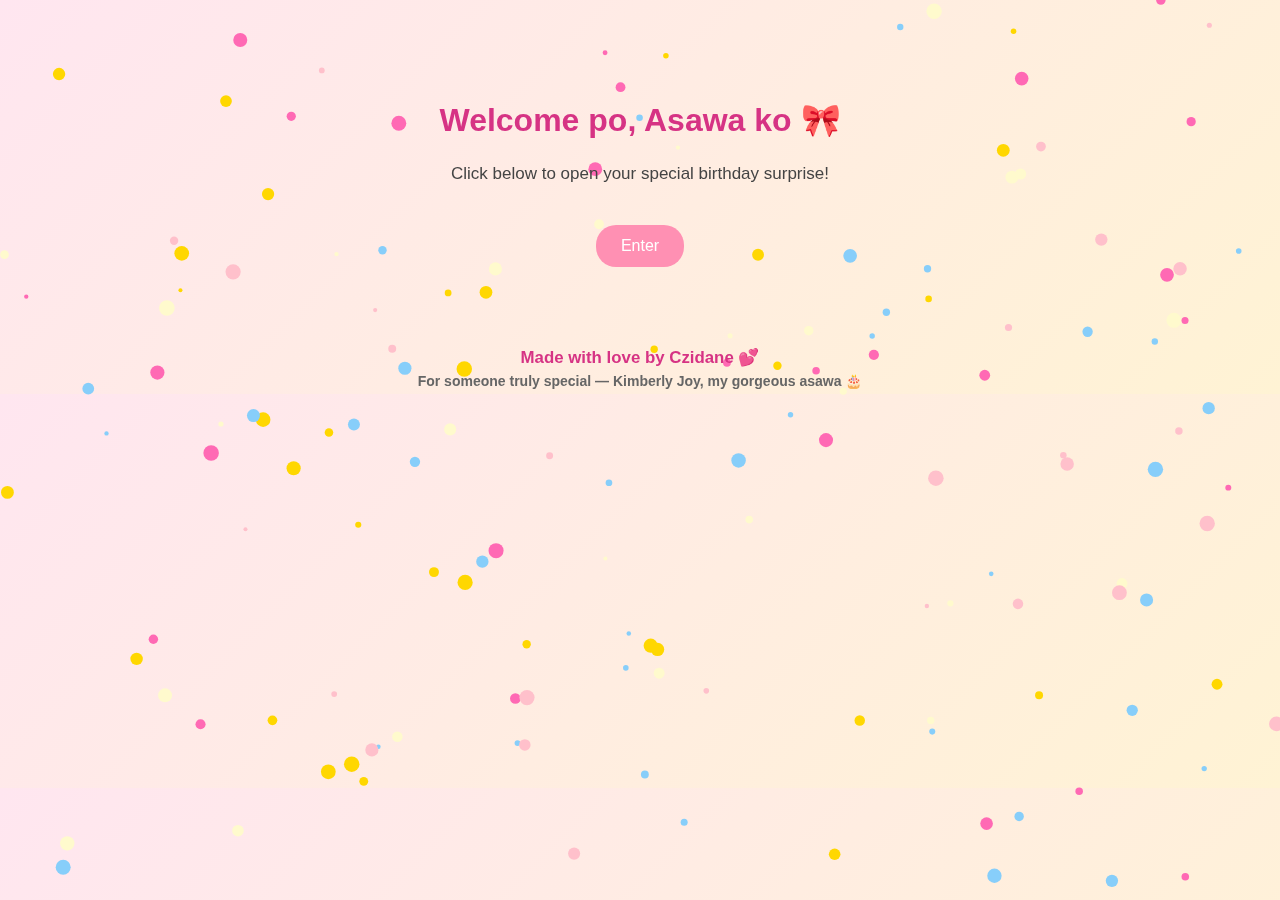
<file: index.html>
<!DOCTYPE html>
<html lang="en">
<head>
  <meta charset="UTF-8">
  <meta name="viewport" content="width=device-width, initial-scale=1.0">
  <title>Gift for Kimberly Joy 💖</title>
  <link rel="stylesheet" href="style.css">
  <script defer src="script.js"></script>
</head>
<body class="fade-in">
  <canvas id="confetti"></canvas>
  <div class="container">
    <h1>Welcome po, Asawa ko 🎀</h1>
<p>Click below to open your special birthday surprise!</p>
    <button onclick="window.location.href='home.html'">Enter</button>
  </div>
  <footer>
    <h3>Made with love by Czidane 💕</h3>
    <h3 class="small">For someone truly special — Kimberly Joy, my gorgeous asawa 🎂</h3>
  </footer>
</body>
</html>
</file>
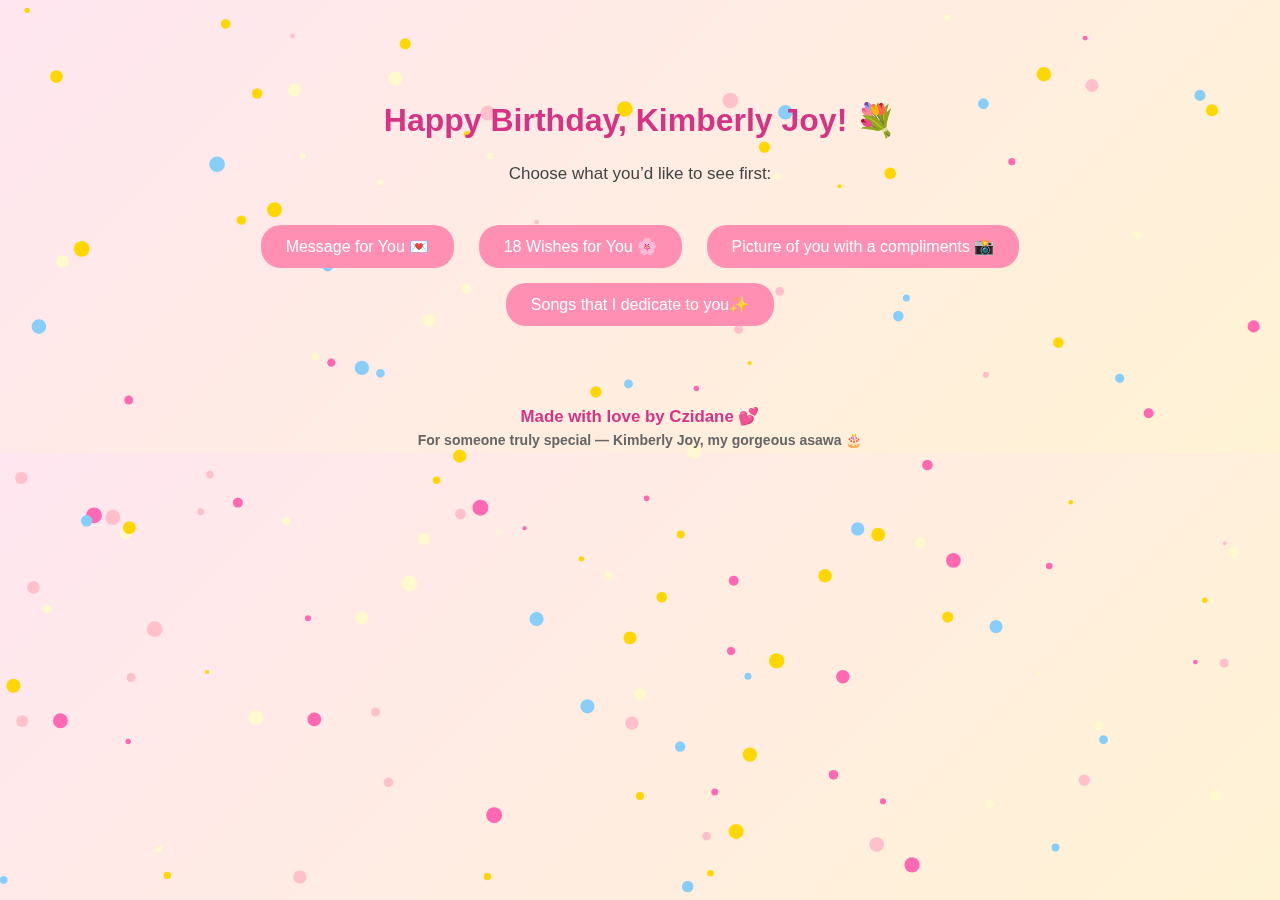
<file: home.html>
<!DOCTYPE html>
<html lang="en">
<head>
  <meta charset="UTF-8">
  <meta name="viewport" content="width=device-width, initial-scale=1.0">
  <title>Happy Birthday Kimberly Joy 🎉</title>
  <link rel="stylesheet" href="style.css">
  <script defer src="script.js"></script>
</head>
<body class="fade-in">
  <canvas id="confetti"></canvas>
  <div class="container">
    <h1>Happy Birthday, Kimberly Joy! 💐</h1>
    <p>Choose what you’d like to see first:</p>
    <div class="buttons">
      <button onclick="goTo('message.html')">Message for You 💌</button>
      <button onclick="goTo('wishes.html')">18 Wishes for You 🌸</button>
      <button onclick="goTo('memories.html')">Picture of you with a compliments 📸</button>
      <button onclick="goTo('songsforher.html')">Songs that I dedicate to you✨</button>
    </div>

    <audio id="bg-music" autoplay loop>
      <source src="music/youruniverse.mp3" type="audio/mpeg">
    </audio>
  </div>
   <footer>
    <h3>Made with love by Czidane 💕</h3>
    <h3 class="small">For someone truly special — Kimberly Joy, my gorgeous asawa 🎂</h3>
  </footer>
</body>
</html>
</file>
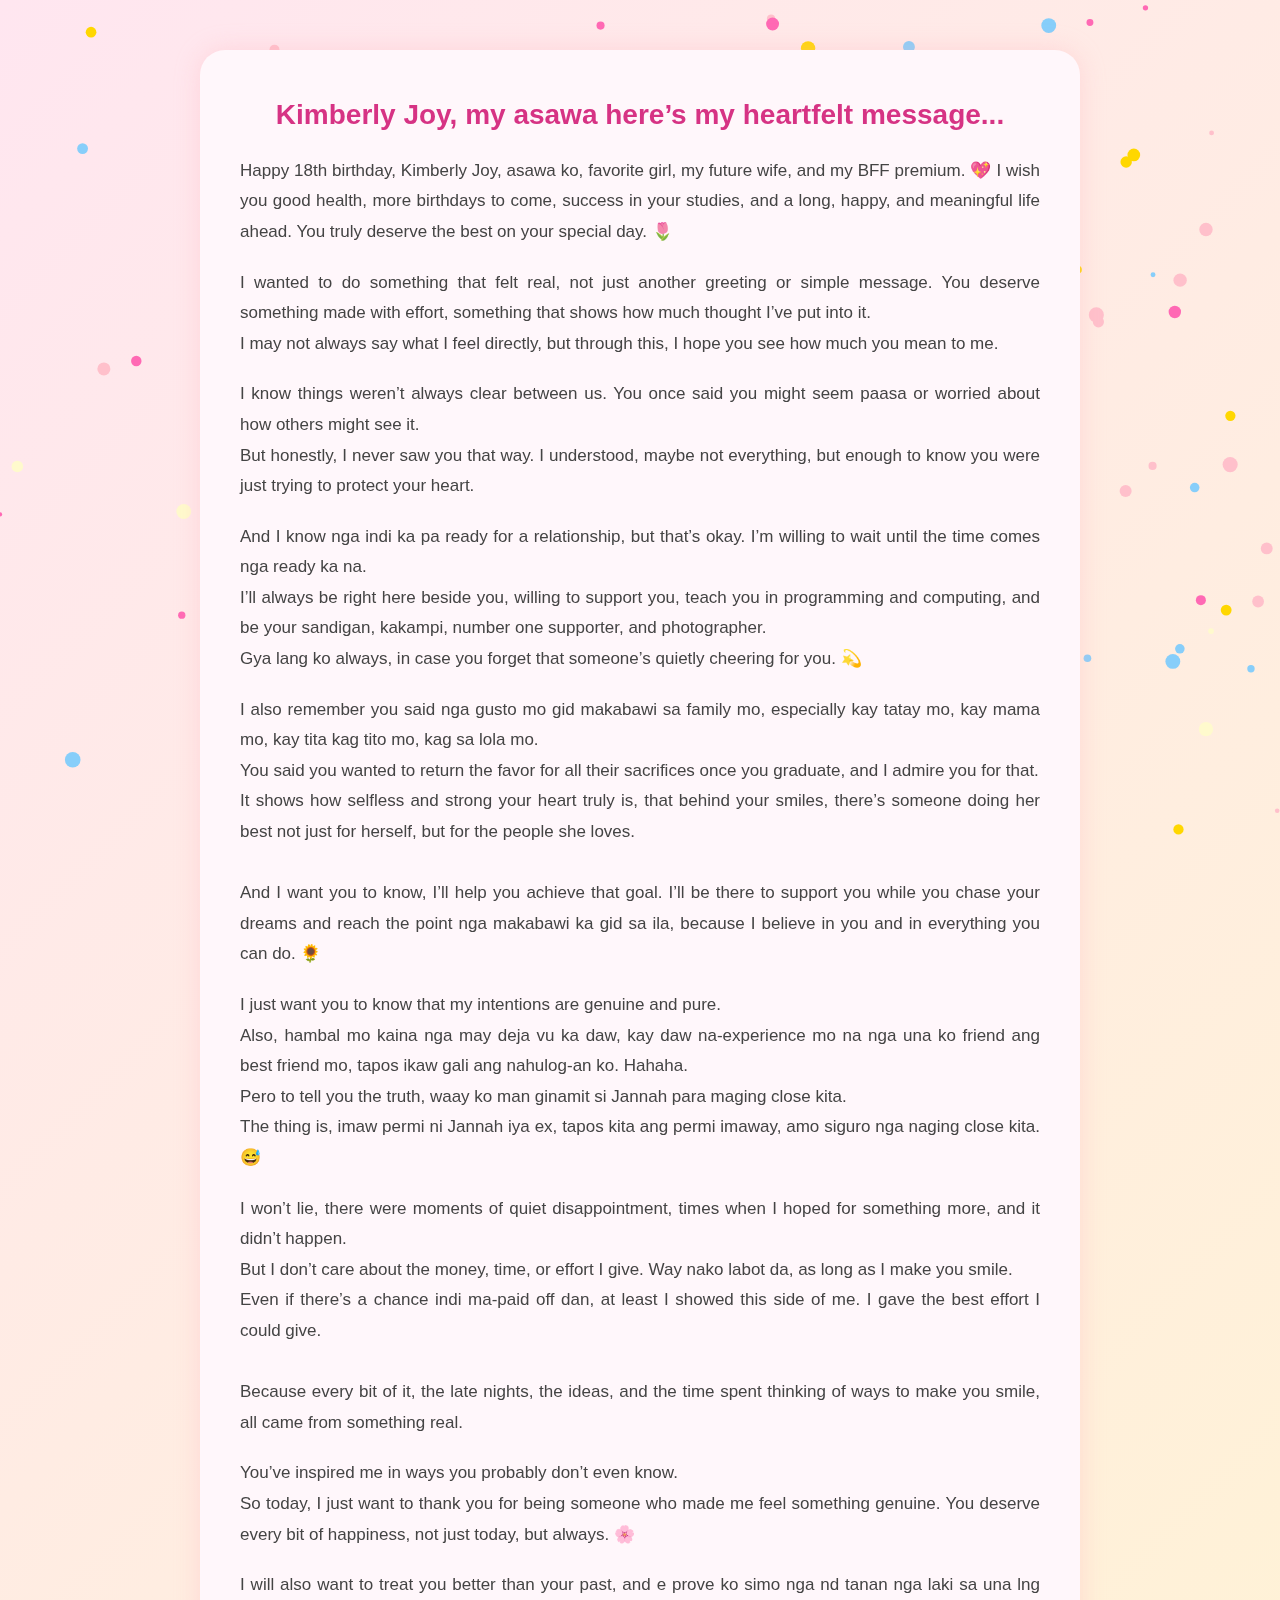
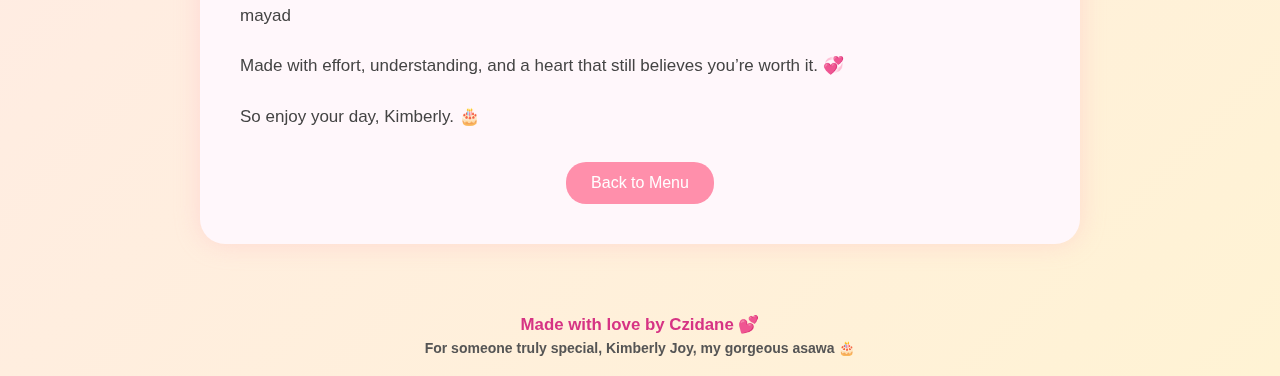
<file: message.html>
<!DOCTYPE html>
<html lang="en">
<head>
  <meta charset="UTF-8">
  <meta name="viewport" content="width=device-width, initial-scale=1.0">
  <title>Message for You 💌</title>
  <link rel="stylesheet" href="style.css">
  <script defer src="script.js"></script>

  <style>
    body {
      font-family: "Poppins", sans-serif;
      background-color: #fff0f6;
      margin: 0;
      padding: 0;
      color: #333;
    }

    .fade-in {
      animation: fadeIn 1.5s ease-in;
    }

    @keyframes fadeIn {
      from { opacity: 0; }
      to { opacity: 1; }
    }

    .container {
      background-color: #fff7fb;
      padding: 30px 40px;
      border-radius: 25px;
      box-shadow: 0 0 25px rgba(255, 182, 193, 0.4);
      max-width: 800px;
      margin: 50px auto;
    }

    h1 {
      text-align: center;
      color: #d63384;
      font-size: 28px;
      margin-bottom: 25px;
    }

    p {
      text-align: justify;
      line-height: 1.8;
      font-size: 17px;
      margin-bottom: 20px;
    }

    button {
      display: block;
      margin: 30px auto 10px auto;
      padding: 12px 25px;
      background-color: #ff8fab;
      color: white;
      border: none;
      border-radius: 20px;
      font-size: 16px;
      cursor: pointer;
      transition: 0.3s;
    }

    button:hover {
      background-color: #ff6b94;
      transform: scale(1.05);
    }

    footer {
      text-align: center;
      margin-top: 30px;
      padding: 15px;
    }

    footer h3 {
      margin: 5px;
      color: #d63384;
    }

    footer .small {
      font-size: 14px;
      color: #555;
    }
  </style>
</head>

<body class="fade-in message-page">
  <canvas id="confetti"></canvas>

  <div class="container">
    <h1>Kimberly Joy, my asawa here’s my heartfelt message...</h1>

    <p>Happy 18th birthday, Kimberly Joy, asawa ko, favorite girl, my future wife, and my BFF premium. 💖
    I wish you good health, more birthdays to come, success in your studies, and a long, happy, and meaningful life ahead. You truly deserve the best on your special day. 🌷</p>

    <p>I wanted to do something that felt real, not just another greeting or simple message. You deserve something made with effort, something that shows how much thought I’ve put into it.<br>
    I may not always say what I feel directly, but through this, I hope you see how much you mean to me.</p>

    <p>I know things weren’t always clear between us. You once said you might seem paasa or worried about how others might see it.<br>
    But honestly, I never saw you that way. I understood, maybe not everything, but enough to know you were just trying to protect your heart.</p>

    <p>And I know nga indi ka pa ready for a relationship, but that’s okay. I’m willing to wait until the time comes nga ready ka na.<br>
    I’ll always be right here beside you, willing to support you, teach you in programming and computing, and be your sandigan, kakampi, number one supporter, and photographer.<br>
    Gya lang ko always, in case you forget that someone’s quietly cheering for you. 💫</p>

    <p>I also remember you said nga gusto mo gid makabawi sa family mo, especially kay tatay mo, kay mama mo, kay tita kag tito mo, kag sa lola mo.<br>
    You said you wanted to return the favor for all their sacrifices once you graduate, and I admire you for that.<br>
    It shows how selfless and strong your heart truly is, that behind your smiles, there’s someone doing her best not just for herself, but for the people she loves.<br><br>
    And I want you to know, I’ll help you achieve that goal. I’ll be there to support you while you chase your dreams and reach the point nga makabawi ka gid sa ila, because I believe in you and in everything you can do. 🌻</p>

    <p>I just want you to know that my intentions are genuine and pure.<br>
    Also, hambal mo kaina nga may deja vu ka daw, kay daw na-experience mo na nga una ko friend ang best friend mo, tapos ikaw gali ang nahulog-an ko. Hahaha.<br>
    Pero to tell you the truth, waay ko man ginamit si Jannah para maging close kita.<br>
    The thing is, imaw permi ni Jannah iya ex, tapos kita ang permi imaway, amo siguro nga naging close kita. 😅</p>

    <p>I won’t lie, there were moments of quiet disappointment, times when I hoped for something more, and it didn’t happen.<br>
    But I don’t care about the money, time, or effort I give. Way nako labot da, as long as I make you smile.<br>
    Even if there’s a chance indi ma-paid off dan, at least I showed this side of me. I gave the best effort I could give.<br><br>
    Because every bit of it, the late nights, the ideas, and the time spent thinking of ways to make you smile, all came from something real.</p>

    <p>You’ve inspired me in ways you probably don’t even know.<br>
    So today, I just want to thank you for being someone who made me feel something genuine. You deserve every bit of happiness, not just today, but always. 🌸</p>
    <p>I will also want to treat you better than your past, and e prove ko simo nga nd tanan nga laki sa una lng mayad</p>

    <p>Made with effort, understanding, and a heart that still believes you’re worth it. 💞</p>
    <p>So enjoy your day, Kimberly. 🎂</p>

    <button onclick="goTo('home.html')">Back to Menu</button>
  </div>

  <audio id="bg-music" autoplay loop>
    <source src="music/youruniverse.mp3" type="audio/mpeg">
  </audio>

  <footer>
    <h3>Made with love by Czidane 💕</h3>
    <h3 class="small">For someone truly special, Kimberly Joy, my gorgeous asawa 🎂</h3>
  </footer>
</body>
</html>
</file>
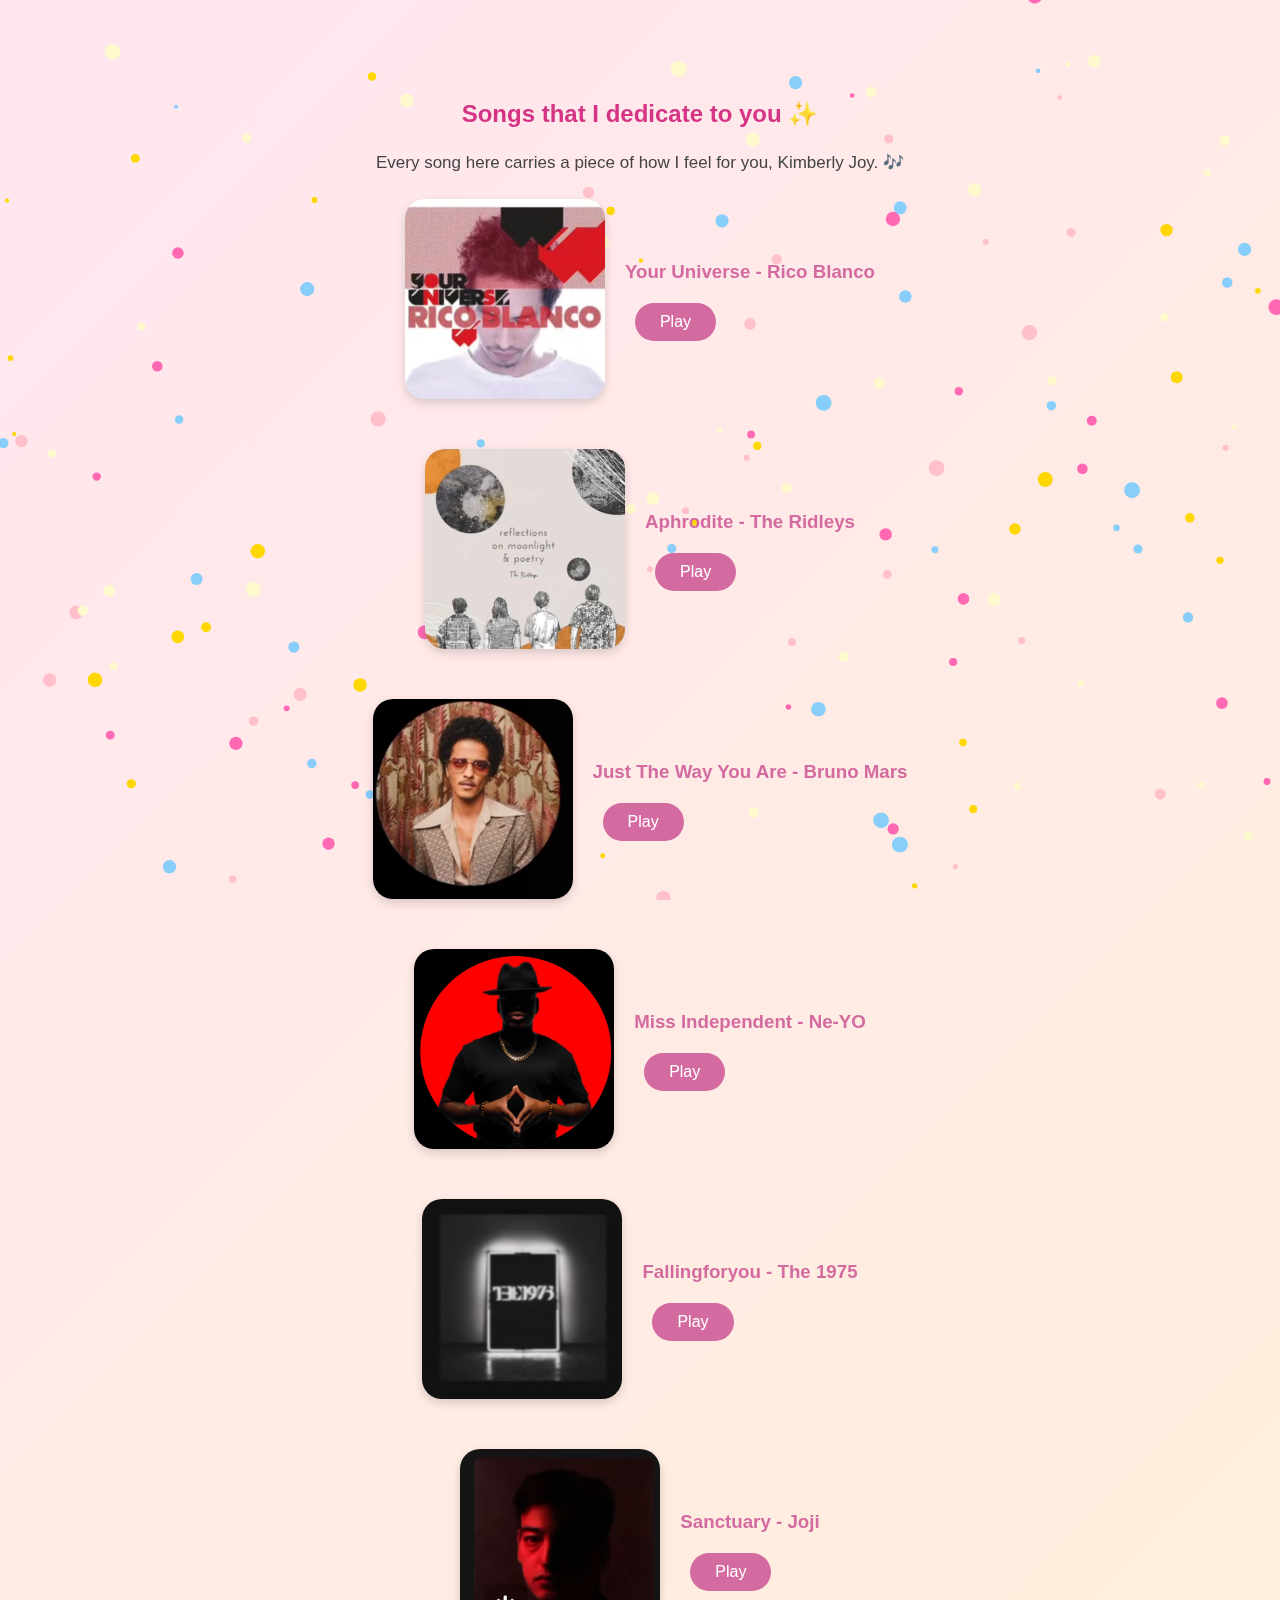
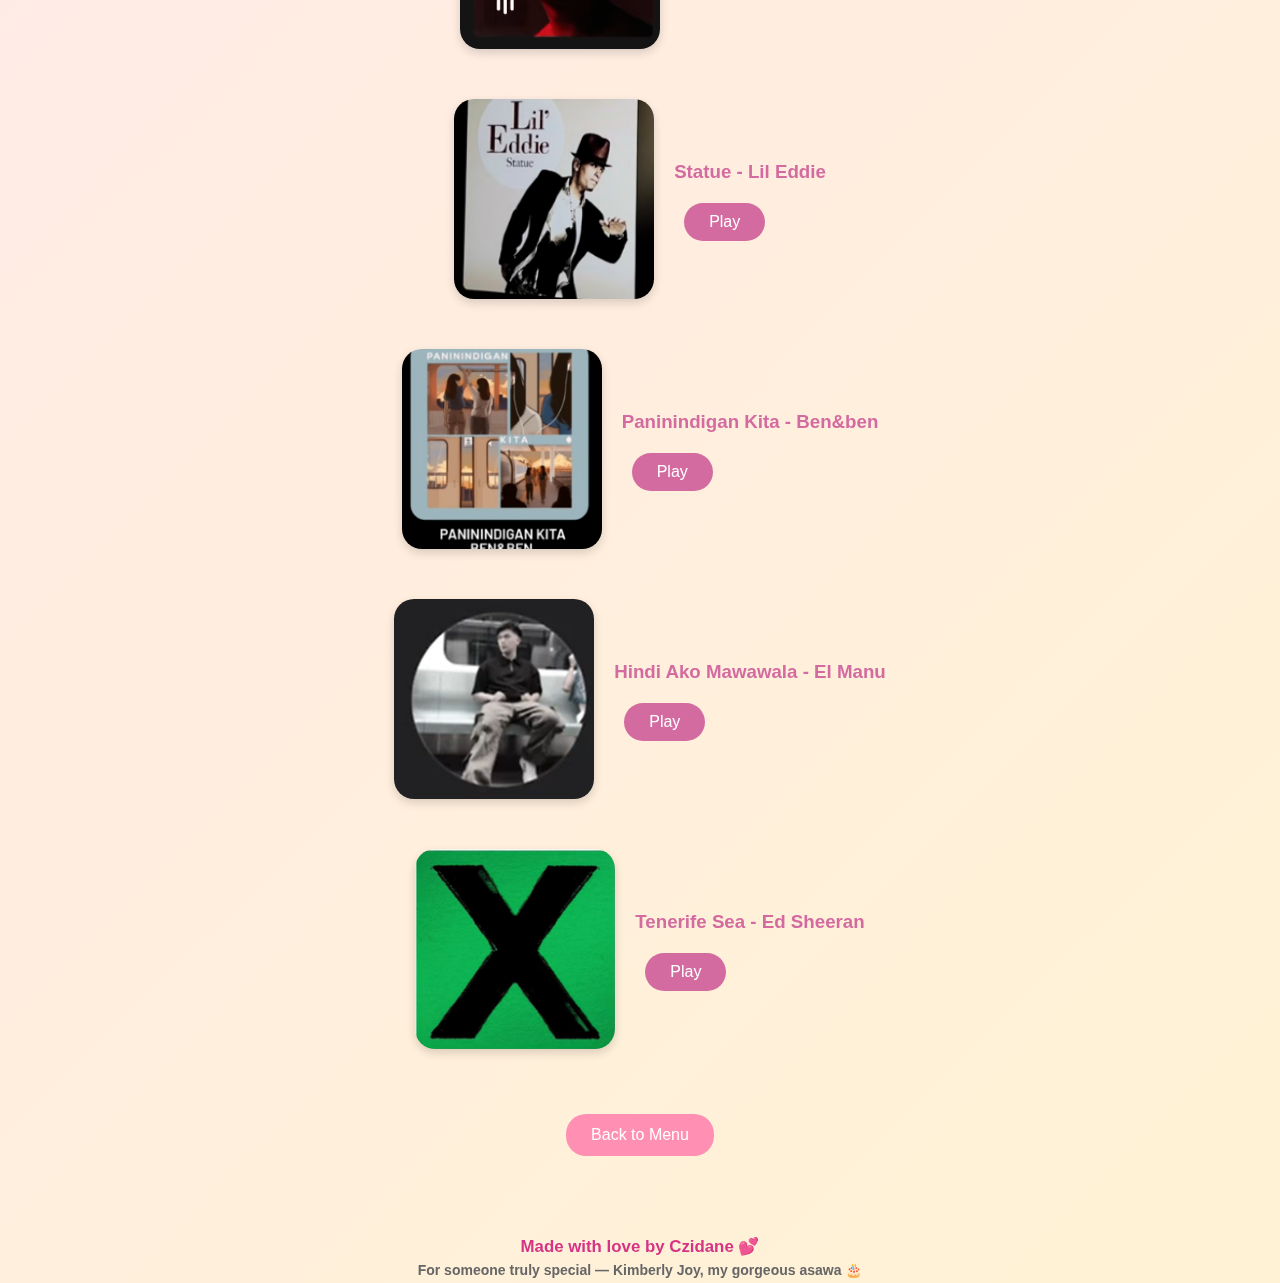
<file: songsforher.html>
<!DOCTYPE html>
<html lang="en">
<head>
  <meta charset="UTF-8">
  <meta name="viewport" content="width=device-width, initial-scale=1.0">
  <title>Songs that I dedicate to you ✨</title>
  <link rel="stylesheet" href="style.css">
  <script defer src="script.js"></script>
  <style>
    /* --- Song Page Styling Add-ons --- */
    .song-section {
      display: flex;
      flex-wrap: wrap;
      align-items: center;
      justify-content: center;
      margin-bottom: 50px;
      gap: 20px;
    }

    .song-section img {
      width: 200px;
      height: 200px;
      object-fit: cover;
      border-radius: 20px;
      box-shadow: 0 4px 10px rgba(0,0,0,0.15);
    }

    .song-info {
      max-width: 500px;
      text-align: left;
    }

    .song-info h3 {
      color: #d46ba0;
      margin: 5px 0 10px 0;
    }

    .song-description {
      color: #555;
      font-size: 16px;
      text-align: justify;
      margin-top: 10px;
      line-height: 1.7;
    }

    button.play-btn {
      background-color: #d46ba0;
      color: white;
      border: none;
      border-radius: 25px;
      padding: 10px 25px;
      font-size: 16px;
      cursor: pointer;
      transition: 0.3s;
      margin-top: 10px;
    }

    button.play-btn:hover {
      background-color: #b3668f;
    }

    audio {
      display: none;
    }
  </style>
</head>
<body class="fade-in">
  <canvas id="confetti"></canvas>

  <div class="container">
    <h2>Songs that I dedicate to you ✨</h2>
    <p>Every song here carries a piece of how I feel for you, Kimberly Joy. 🎶</p>

    <div class="song-section">
      <img src="songsalbum/youruniversealbum.png" alt="Your Universe Album">
      <div class="song-info">
        <h3>Your Universe - Rico Blanco</h3>
        <button class="play-btn" onclick="playSong('song1')">Play</button>
        <audio id="song1" src="music/youruniverse.mp3"></audio>
      </div>
    </div>
    <div class="song-section">
      <img src="songsalbum/aphroditealbum.png" alt="Your Universe Album">
      <div class="song-info">
        <h3>Aphrodite - The Ridleys</h3>
        <button class="play-btn" onclick="playSong('song2')">Play</button>
        <audio id="song2" src="music/aphrodite.mp3"></audio>
      </div>
    </div>
    <div class="song-section">
      <img src="songsalbum/justthewayyouarealbum.png" alt="Your Universe Album">
      <div class="song-info">
        <h3>Just The Way You Are - Bruno Mars</h3>
        <button class="play-btn" onclick="playSong('song3')">Play</button>
        <audio id="song3" src="music/justthewayyouare.mp3"></audio>
      </div>
    </div>
    <div class="song-section">
      <img src="songsalbum/missindependentalbum.png" alt="Your Universe Album">
      <div class="song-info">
        <h3>Miss Independent - Ne-YO</h3>
        <button class="play-btn" onclick="playSong('song4')">Play</button>
        <audio id="song4" src="music/missindependent.mp3"></audio>
      </div>
    </div>
    <div class="song-section">
      <img src="songsalbum/fallingforyoualbum.png" alt="Your Universe Album">
      <div class="song-info">
        <h3>Fallingforyou - The 1975</h3>
        <button class="play-btn" onclick="playSong('song5')">Play</button>
        <audio id="song5" src="music/fallingforyou.mp3"></audio>
      </div>
    </div>
    <div class="song-section">
      <img src="songsalbum/sanctuaryalbum.png" alt="Your Universe Album">
      <div class="song-info">
        <h3>Sanctuary - Joji</h3>
        <button class="play-btn" onclick="playSong('song6')">Play</button>
        <audio id="song6" src="music/sanctuary.mp3"></audio>
      </div>
    </div>
    <div class="song-section">
      <img src="songsalbum/statuealbum.png" alt="Your Universe Album">
      <div class="song-info">
        <h3>Statue - Lil Eddie</h3>
        <button class="play-btn" onclick="playSong('song7')">Play</button>
        <audio id="song7" src="music/statue.mp3"></audio>
      </div>
    </div>
    <div class="song-section">
      <img src="songsalbum/paninindigankitaalbum.png" alt="Your Universe Album">
      <div class="song-info">
        <h3>Paninindigan Kita - Ben&ben</h3>
        <button class="play-btn" onclick="playSong('song8')">Play</button>
        <audio id="song8" src="music/paninindigankita.mp3"></audio>
      </div>
    </div>
    <div class="song-section">
      <img src="songsalbum/hindiakomawawalaalbum.png" alt="Your Universe Album">
      <div class="song-info">
        <h3>Hindi Ako Mawawala - El Manu</h3>
        <button class="play-btn" onclick="playSong('song9')">Play</button>
        <audio id="song9" src="music/hindiakomawawala.mp3"></audio>
      </div>
    </div>
    <div class="song-section">
      <img src="songsalbum/tenerifeseaalbum.png" alt="Your Universe Album">
      <div class="song-info">
        <h3>Tenerife Sea - Ed Sheeran</h3>
        <button class="play-btn" onclick="playSong('song10')">Play</button>
        <audio id="song10" src="music/tenerifesea.mp3"></audio>
      </div>
    </div>
    <button onclick="goTo('home.html')">Back to Menu</button>
  </div>

 <footer>
    <h3>Made with love by Czidane 💕</h3>
    <h3 class="small">For someone truly special — Kimberly Joy, my gorgeous asawa 🎂</h3>
  </footer>

  <script>
    let currentSong = null;
    function playSong(id) {
      if (currentSong && currentSong !== document.getElementById(id)) {
        currentSong.pause();
        currentSong.currentTime = 0;
      }
      const song = document.getElementById(id);
      if (song.paused) {
        song.play();
        currentSong = song;
      } else {
        song.pause();
      }
    }
  </script>
</body>
</html>
</file>
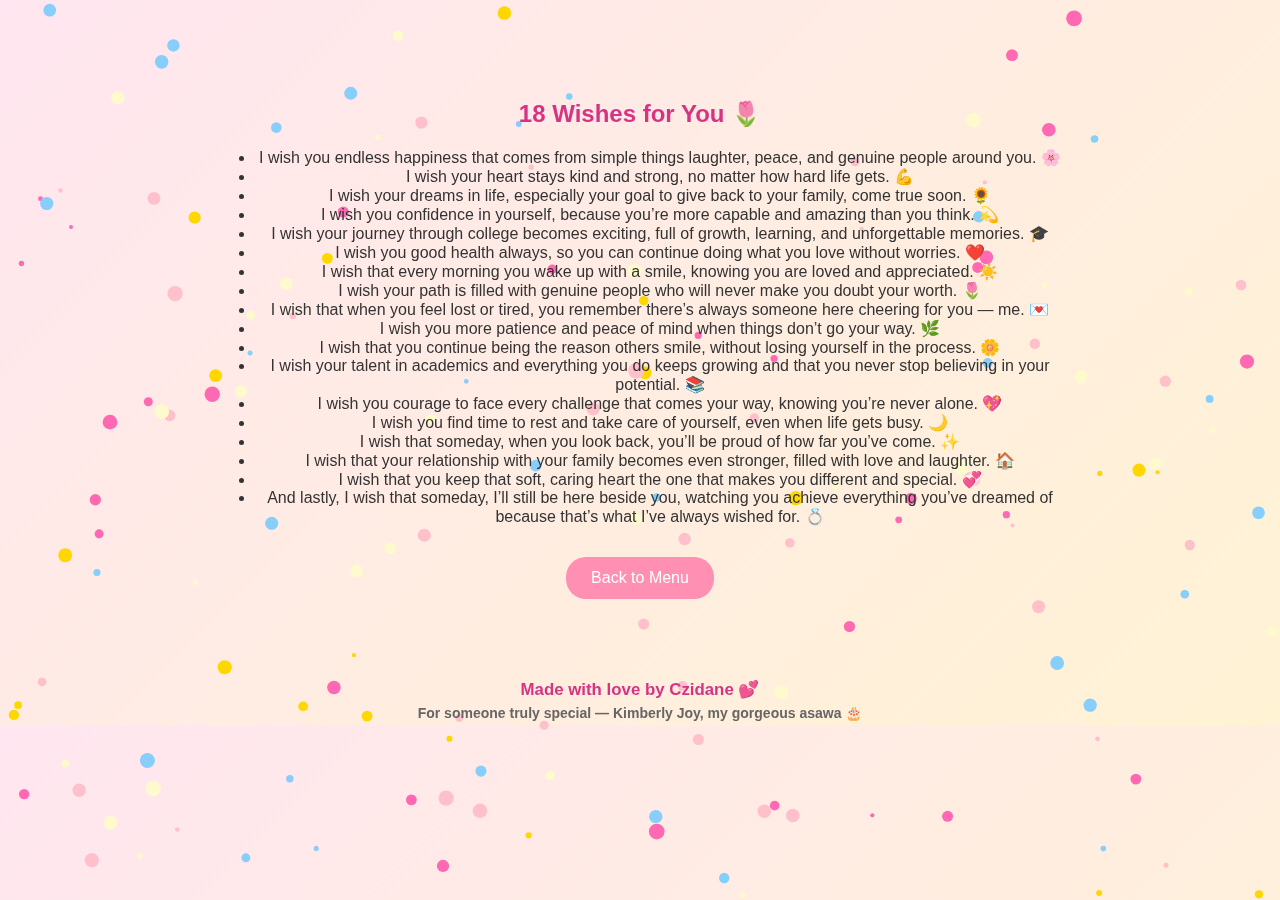
<file: wishes.html>
<!DOCTYPE html>
<html lang="en">
<head>
  <meta charset="UTF-8">
  <meta name="viewport" content="width=device-width, initial-scale=1.0">
  <title>18 Wishes for You 🌸</title>
  <link rel="stylesheet" href="style.css">
  <script defer src="script.js"></script>
</head>
<body class="fade-in">
    <canvas id="confetti"></canvas>
  <div class="container">
    <h2>18 Wishes for You 🌷</h2>
    <ul>
      <li>I wish you endless happiness that comes from simple things  laughter, peace, and genuine people around you. 🌸</li>
  <li>I wish your heart stays kind and strong, no matter how hard life gets. 💪</li>
  <li>I wish your dreams in life, especially your goal to give back to your family, come true soon. 🌻</li>
  <li>I wish you confidence in yourself, because you’re more capable and amazing than you think. 💫</li>
  <li>I wish your journey through college becomes exciting, full of growth, learning, and unforgettable memories. 🎓</li>
  <li>I wish you good health always, so you can continue doing what you love without worries. ❤️</li>
  <li>I wish that every morning you wake up with a smile, knowing you are loved and appreciated. ☀️</li>
  <li>I wish your path is filled with genuine people who will never make you doubt your worth. 🌷</li>
  <li>I wish that when you feel lost or tired, you remember there’s always someone here cheering for you — me. 💌</li>
  <li>I wish you more patience and peace of mind when things don’t go your way. 🌿</li>
  <li>I wish that you continue being the reason others smile, without losing yourself in the process. 🌼</li>
  <li>I wish your talent in academics and everything you do keeps growing  and that you never stop believing in your potential. 📚</li>
  <li>I wish you courage to face every challenge that comes your way, knowing you’re never alone. 💖</li>
  <li>I wish you find time to rest and take care of yourself, even when life gets busy. 🌙</li>
  <li>I wish that someday, when you look back, you’ll be proud of how far you’ve come. ✨</li>
  <li>I wish that your relationship with your family becomes even stronger, filled with love and laughter. 🏠</li>
  <li>I wish that you keep that soft, caring heart the one that makes you different and special. 💞</li>
  <li>And lastly, I wish that someday, I’ll still be here beside you, watching you achieve everything you’ve dreamed of because that’s what I’ve always wished for. 💍</li>
    </ul>
    <button onclick="goTo('home.html')">Back to Menu</button>
  </div>
   <audio id="bg-music" autoplay loop>
      <source src="music/youruniverse.mp3" type="audio/mpeg">
    </audio>
  <footer>
    <h3>Made with love by Czidane 💕</h3>
    <h3 class="small">For someone truly special — Kimberly Joy, my gorgeous asawa 🎂</h3>
  </footer>
</body>
</html>
</file>
<file: style.css>
/* 🌷 General Page Style */
body {
  margin: 0;
  font-family: 'Poppins', sans-serif;
  background: linear-gradient(135deg, #ffe6f0, #fff3d4);
  color: #333;
  text-align: center;
  overflow-y: auto; /* allows scroll for long messages */
  transition: background 1s ease-in-out;
}

/* ✨ Fade Animations */
.fade-in {
  animation: fadeIn 1s ease-in;
}
.fade-out {
  animation: fadeOut 0.5s ease-out forwards;
}
@keyframes fadeIn {
  from { opacity: 0; }
  to { opacity: 1; }
}
@keyframes fadeOut {
  from { opacity: 1; }
  to { opacity: 0; }
}

/* 💖 Container – default (no white box for other pages) */
.container {
  padding: 30px 40px;
  max-width: 850px;
  margin: 50px auto;
  position: relative;
  z-index: 1;
}

/* 💌 White box only for “Message for You 💌” page */
body.message-page .container {
  background-color: #fff7fb;
  border-radius: 25px;
  box-shadow: 0 0 25px rgba(255, 182, 193, 0.4);
}

/* 🎀 Text Styling */
h1, h2, h3 {
  color: #d63384;
  margin-bottom: 20px;
}

p {
  text-align: center;
  line-height: 1.8;
  font-size: 17px;
  color: #444;
  margin-bottom: 20px;
}

/* 💌 Buttons */
button {
  background: #ff90b3;
  border: none;
  padding: 12px 25px;
  color: white;
  font-size: 16px;
  border-radius: 20px;
  cursor: pointer;
  margin: 15px 10px 0 10px;
  transition: all 0.3s;
}
button:hover {
  background: #ff6b9a;
  transform: scale(1.05);
}

/* 🎉 Confetti Canvas */
canvas#confetti {
  position: fixed;
  top: 0;
  left: 0;
  pointer-events: none;
  width: 100%;
  height: 100%;
  z-index: 0;
}

/* 🖼️ Image Layout */
.image-section img {
  width: 70%;
  border-radius: 15px;
  margin-top: 15px;
  box-shadow: 0 0 15px rgba(255, 182, 193, 0.5);
}

/* 💬 Message Card (for text beside image) */
.message-container {
  padding: 40px;
  display: flex;
  justify-content: center;
}
.message-card {
  display: flex;
  flex-wrap: wrap;
  align-items: center;
  background: rgba(255, 255, 255, 0.8);
  border-radius: 20px;
  box-shadow: 0 4px 15px rgba(0, 0, 0, 0.1);
  padding: 25px;
  max-width: 900px;
}
.message-image {
  width: 280px;
  height: auto;
  border-radius: 15px;
  margin-right: 25px;
  margin-bottom: 15px;
  object-fit: cover;
  flex-shrink: 0;
}
.message-text {
  flex: 1;
  color: #444;
  font-size: 18px;
  line-height: 1.6;
}

/* 🖼️ Gallery for “Mga picture mo asawa ko” */
.gallery {
  display: flex;
  flex-wrap: wrap;
  justify-content: center;
  gap: 10px;
  margin-top: 20px;
}
.gallery img {
  width: auto;
  max-width: 200px;
  height: auto;
  border-radius: 15px;
  object-fit: cover;
  box-shadow: 0 0 10px rgba(0,0,0,0.1);
  transition: transform 0.3s;
}
.gallery img:hover {
  transform: scale(1.05);
}

/* 🩷 Handwritten Title */
.handwritten-title {
  font-family: "Pacifico", cursive;
  color: #d46ba0;
  margin-top: 15px;
  font-size: 22px;
}

/* 🌼 Footer */
footer {
  margin-top: 40px;
  font-size: 0.9em;
  color: #555;
  position: relative;
  z-index: 1;
}
footer h3 {
  margin: 5px 0;
}
footer .small {
  font-size: 14px;
  color: #666;
}
</file>
